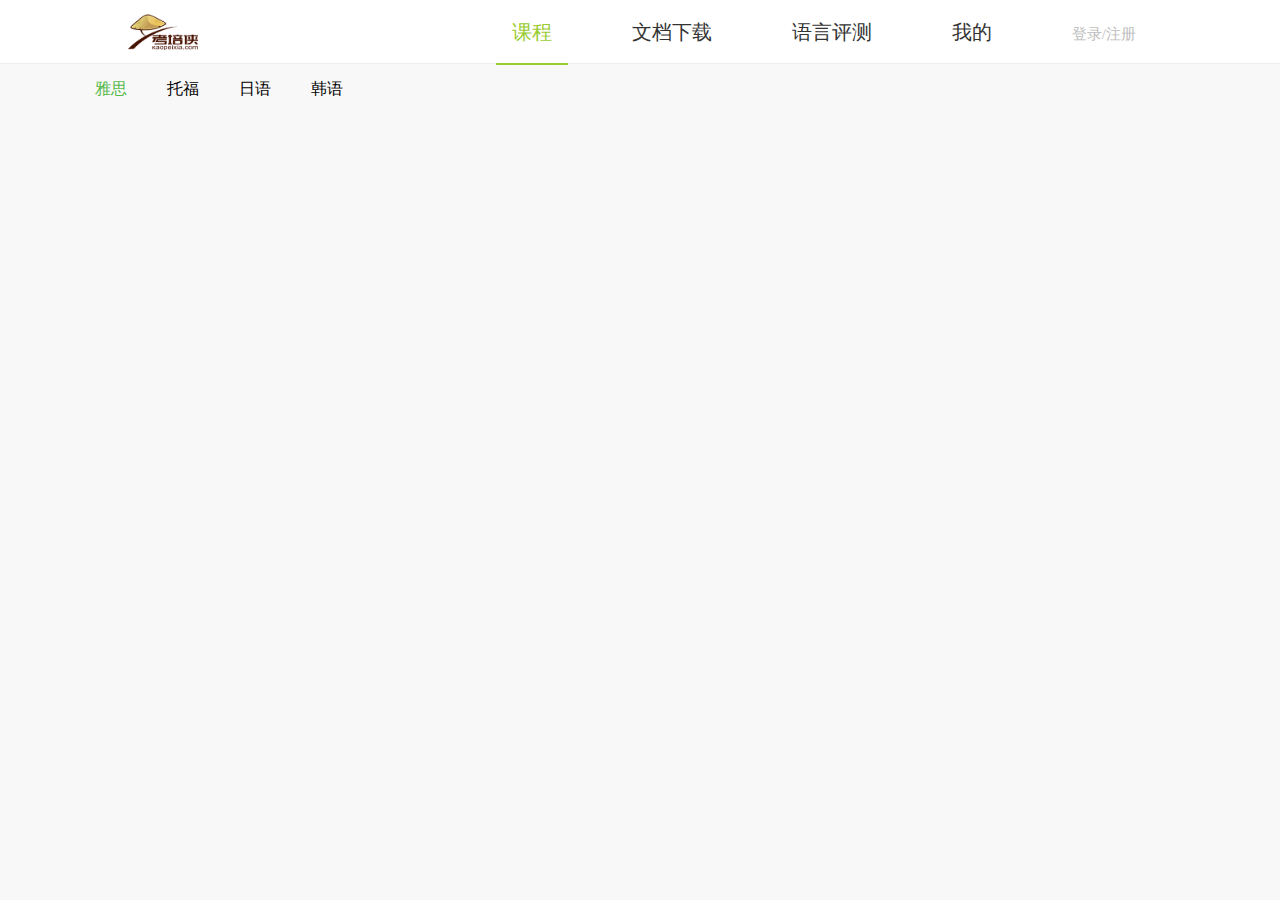
<file: index.html>
<!DOCTYPE html>
<!--[if lt IE 7]>      <html class="no-js lt-ie9 lt-ie8 lt-ie7"> <![endif]-->
<!--[if IE 7]>         <html class="no-js lt-ie9 lt-ie8"> <![endif]-->
<!--[if IE 8]>         <html class="no-js lt-ie9"> <![endif]-->
<!--[if gt IE 8]><!-->
<html class="no-js">
<!--<![endif]-->

<head>
    <meta charset="utf-8">
    <meta http-equiv="X-UA-Compatible" content="IE=edge">
    <title>考培侠</title>
    <meta name="description" content="">
    <meta name="viewport" content="width=device-width, initial-scale=1">
    <link rel="stylesheet" href="./css/reset.css">
    <link rel="stylesheet" href="./css/navbar.css">
    <link rel="stylesheet" href="./css/index.css">

</head>

<body>
    <div class="videodetail-container">
        <div class="nav-bar-wrap">
            <div class="nav-bar">
                <img src="./img/logo.png" style="height: 36px;margin-top:14px;display: inline-block;" alt="">
                <div class="nav-list">
                    <ul>
                        <li class="active">
                            <a href="./index.html">
                                <span>课程</span>
                            </a>
                        </li>
                        <li>
                            <a href="./documentdownload.html">
                                <span>文档下载</span>
                            </a>
                        </li>
                        <li>
                            <a href="./languagetest.html">
                                <span>语言评测</span>
                            </a>
                        </li>
                        <li>
                            <a href="./myInfo.html">
                                <span>我的</span>
                            </a>
                        </li>
                    <a  class="sign-in-wrap" href="./login.html">
                        <span class="sign-in">登录/注册</span>
                    </a>
                    <div class="user-wrap">
                        <img class="user-avatar" src="./img/登录注册.png" alt="">
                        <span class="user-nickname" style="color:#bdbdbd"></span>
                        <span class="sign-up">注销</span>
                    </div>
                    </ul>
                </div>
            </div>
        </div>
        <div class="index-part wrap-content">
            <ul class="language-list clearfix">
                <li data-index='1' class="active">
                    <span>雅思</span>
                </li>
                <li data-index='2'>
                    <span>托福</span>
                </li>
                <li data-index='3'>
                    <span>日语</span>
                </li>
                <li data-index='4'>
                    <span>韩语</span>
                </li>
            </ul>
            <div class="ielts-test-poster test-poster">

            </div>
            <div class="toefl-test-poster test-poster">

            </div>
            <div class="japan-test-poster test-poster">

            </div>
            <div class="korea-test-poster test-poster">

            </div>

        </div>


    </div>
    <!--[if lt IE 7]>
            <p class="browsehappy">You are using an <strong>outdated</strong> browser. Please <a href="#">upgrade your browser</a> to improve your experience.</p>
        <![endif]-->

    <script src="./js/jquery-3.3.1.min.js"></script>
    <script src="./js/ajax.js"></script>
    <script src="./js/util.js"></script>
    <script src="./js/index.js"></script>

</body>

</html>
</file>
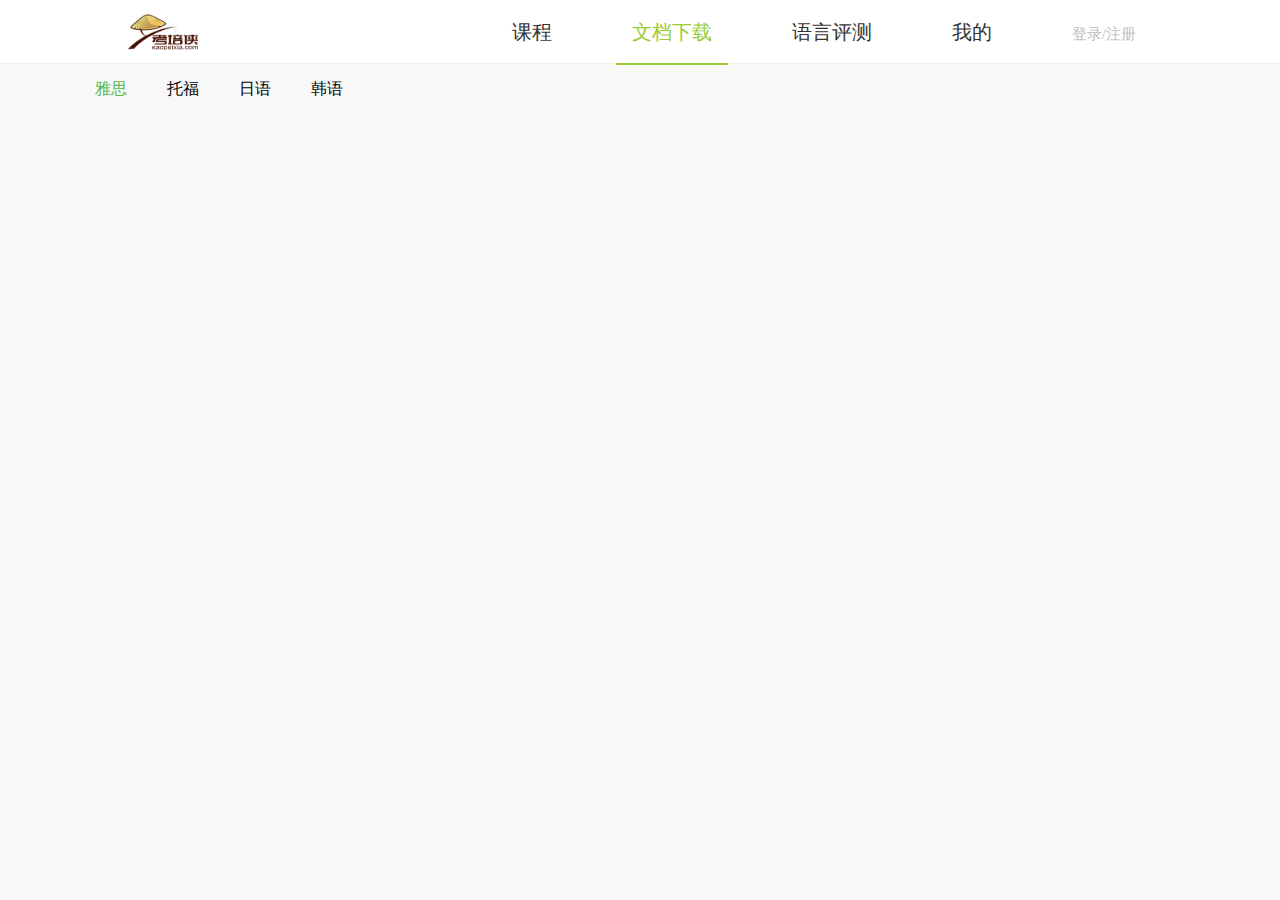
<file: documentdownload.html>
<!DOCTYPE html>
<!--[if lt IE 7]>      <html class="no-js lt-ie9 lt-ie8 lt-ie7"> <![endif]-->
<!--[if IE 7]>         <html class="no-js lt-ie9 lt-ie8"> <![endif]-->
<!--[if IE 8]>         <html class="no-js lt-ie9"> <![endif]-->
<!--[if gt IE 8]><!-->
<html class="no-js">
<!--<![endif]-->

<head>
    <meta charset="utf-8">
    <meta http-equiv="X-UA-Compatible" content="IE=edge">
    <title></title>
    <meta name="description" content="">
    <meta name="viewport" content="width=device-width, initial-scale=1">
    <link rel="stylesheet" href="./css/reset.css">
    <link rel="stylesheet" href="./css/navbar.css">
    <link rel="stylesheet" href="./css/languagetest.css">
    <style>
        .test-card-left p {
            box-sizing: border-box;
            height: 40px;
            overflow: auto;
            font-size: 14px;
            margin: 10px 0 10px 20px;
            color: #c5c5c5;
        }

    </style>
</head>

<body>
    <!--[if lt IE 7]>
            <p class="browsehappy">You are using an <strong>outdated</strong> browser. Please <a href="#">upgrade your browser</a> to improve your experience.</p>
        <![endif]-->
    <div class="nav-bar-wrap">
        <div class="nav-bar">
            <img src="./img/logo.png" style="height: 36px;margin-top:14px;display: inline-block;" alt="">
            <div class="nav-list">
                <ul>
                    <li>
                        <a href="./index.html">
                            <span>课程</span>
                        </a>
                    </li>
                    <li class="active">
                        <a href="./documentdownload.html">
                            <span>文档下载</span>
                        </a>
                    </li>
                    <li>
                        <a href="./languagetest.html">
                            <span>语言评测</span>
                        </a>
                    </li>
                    <li>
                        <a href="./myInfo.html">
                            <span>我的</span>
                        </a>
                    </li>
                    <a class="sign-in-wrap" href="./login.html">
                        <span class="sign-in">登录/注册</span>
                    </a>
                    <div class="user-wrap">
                        <img class="user-avatar" src="./img/登录注册.png" alt="">
                        <span class="user-nickname" style="color:#bdbdbd"></span>
                        <span class="sign-up">注销</span>
                    </div>

                </ul>
            </div>
        </div>
    </div>
    <div class="language-test-part wrap-content">
        <ul class="language-list clearfix">
            <li data-index='1' class="active">
                <span>雅思</span>
            </li>
            <li data-index='2'>
                <span>托福</span>
            </li>
            <li data-index='3'>
                <span>日语</span>
            </li>
            <li data-index='4'>
                <span>韩语</span>
            </li>
        </ul>
        <div class="ielts-test-poster test-poster">
        </div>
        <div class="toefl-test-poster test-poster">

        </div>
        <div class="japan-test-poster test-poster"></div>
        <div class="korea-test-poster test-poster"></div>

    </div>

    <script src="./js/jquery-3.3.1.min.js"></script>
    <script src="./js/ajax.js"></script>
    <script src="./js/util.js"></script>
    <script src="./js/documentdownload.js"></script>

</body>

</html>
</file>
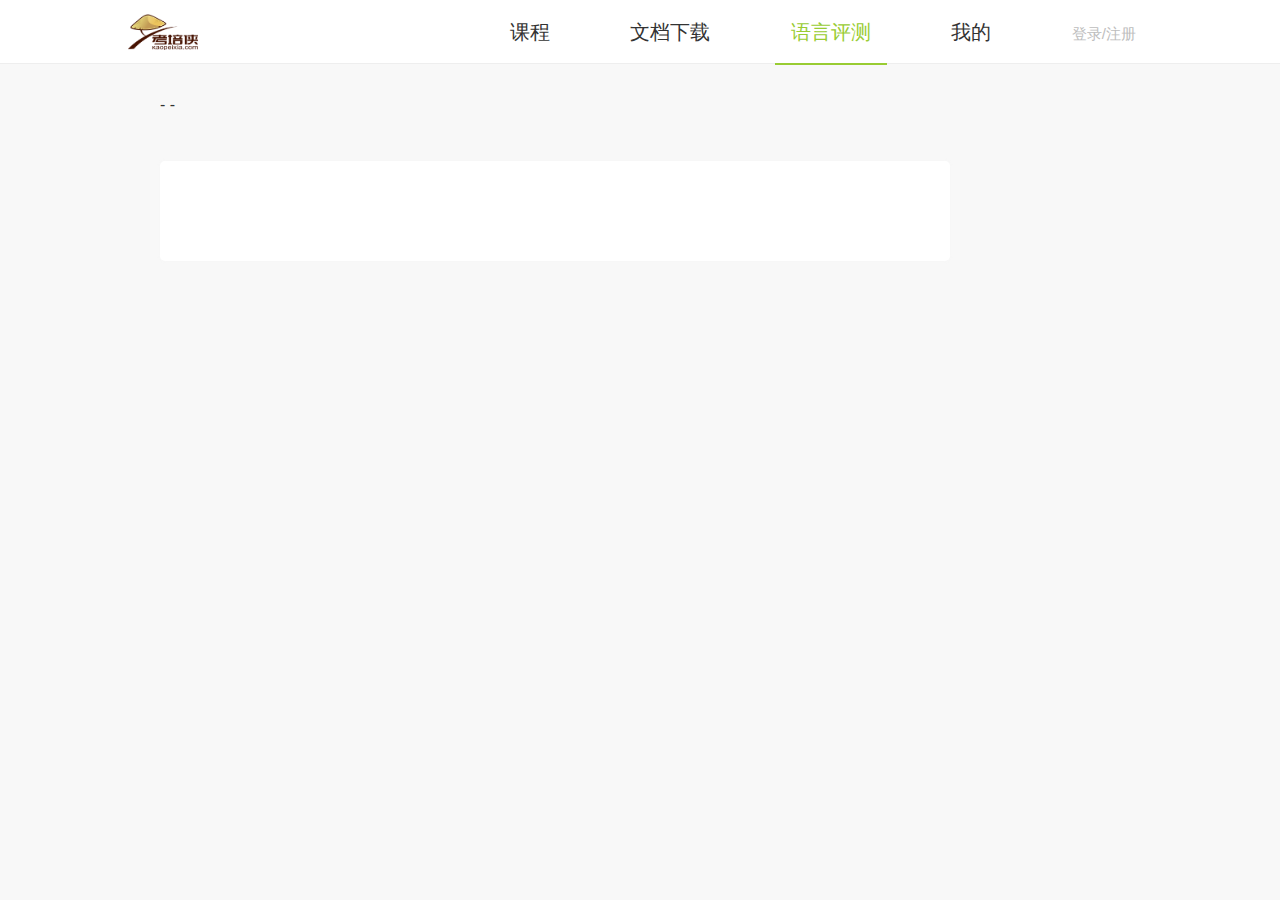
<file: errortest.html>
<!DOCTYPE html>
<!--[if lt IE 7]>      <html class="no-js lt-ie9 lt-ie8 lt-ie7"> <![endif]-->
<!--[if IE 7]>         <html class="no-js lt-ie9 lt-ie8"> <![endif]-->
<!--[if IE 8]>         <html class="no-js lt-ie9"> <![endif]-->
<!--[if gt IE 8]><!-->
<html class="no-js">
<!--<![endif]-->

<head>
    <meta charset="utf-8">
    <meta http-equiv="X-UA-Compatible" content="IE=edge">
    <title></title>
    <meta name="description" content="">
    <meta name="viewport" content="width=device-width, initial-scale=1">
    <link rel="stylesheet" href="./css/bootstrap.min.css">
    <link rel="stylesheet" href="./css/reset.css">
    <link rel="stylesheet" href="./css/navbar.css">
    <link rel="stylesheet" href="./css/testing.css">
    
    <style>
        .modal-body {
            text-align: center;
            font-size: 17px;
        }
    </style>
</head>

<body>
    <!--[if lt IE 7]>
            <p class="browsehappy">You are using an <strong>outdated</strong> browser. Please <a href="#">upgrade your browser</a> to improve your experience.</p>
        <![endif]-->
    <div class="nav-bar-wrap">
        <div class="nav-bar">
            <img src="./img/logo.png" style="height: 36px;margin-top:14px;display: inline-block;" alt="">
            <div class="nav-list">
                <ul>
                    <li>
                        <a href="./index.html">
                                <span>课程</span>
                            </a>
                    </li>
                    <li>
                        <a href="./documentdownload.html">
                                <span>文档下载</span>
                            </a>
                    </li>
                    <li class="active">
                        <a href="./languagetest.html">
                                <span>语言评测</span>
                            </a>
                    </li>
                    <li>
                        <a href="./myInfo.html">
                                <span>我的</span>
                            </a>
                    </li>
                    <a  class="sign-in-wrap" href="./login.html">
                        <span class="sign-in">登录/注册</span>
                    </a>
                    <div class="user-wrap">
                        <img class="user-avatar" src="./img/登录注册.png" alt="">
                        <span class="user-nickname" style="color:#bdbdbd"></span>
                        <span class="sign-up">注销</span>
                    </div>
                </ul>
            </div>
        </div>
    </div>
    <div class="test-part">
        <div class="lamp"><a href="./languagetest.html" class="language-from"></a> - <a class="language-type-page"></a> - <a class="language-test-page active"></a></div>
        <div class="testComponent video-card">
            <p></p>
            <div class="test-con">


            </div>

        </div>

    </div>

    <script src="./js/jquery-3.3.1.min.js"></script>
    <script src="./js/ajax.js"></script>
    <script src="./js/util.js"></script>
    <script src="./js/errortest.js"></script>
    <script src="./js/bootstrap.min.js"></script>
</body>

</html>
</file>
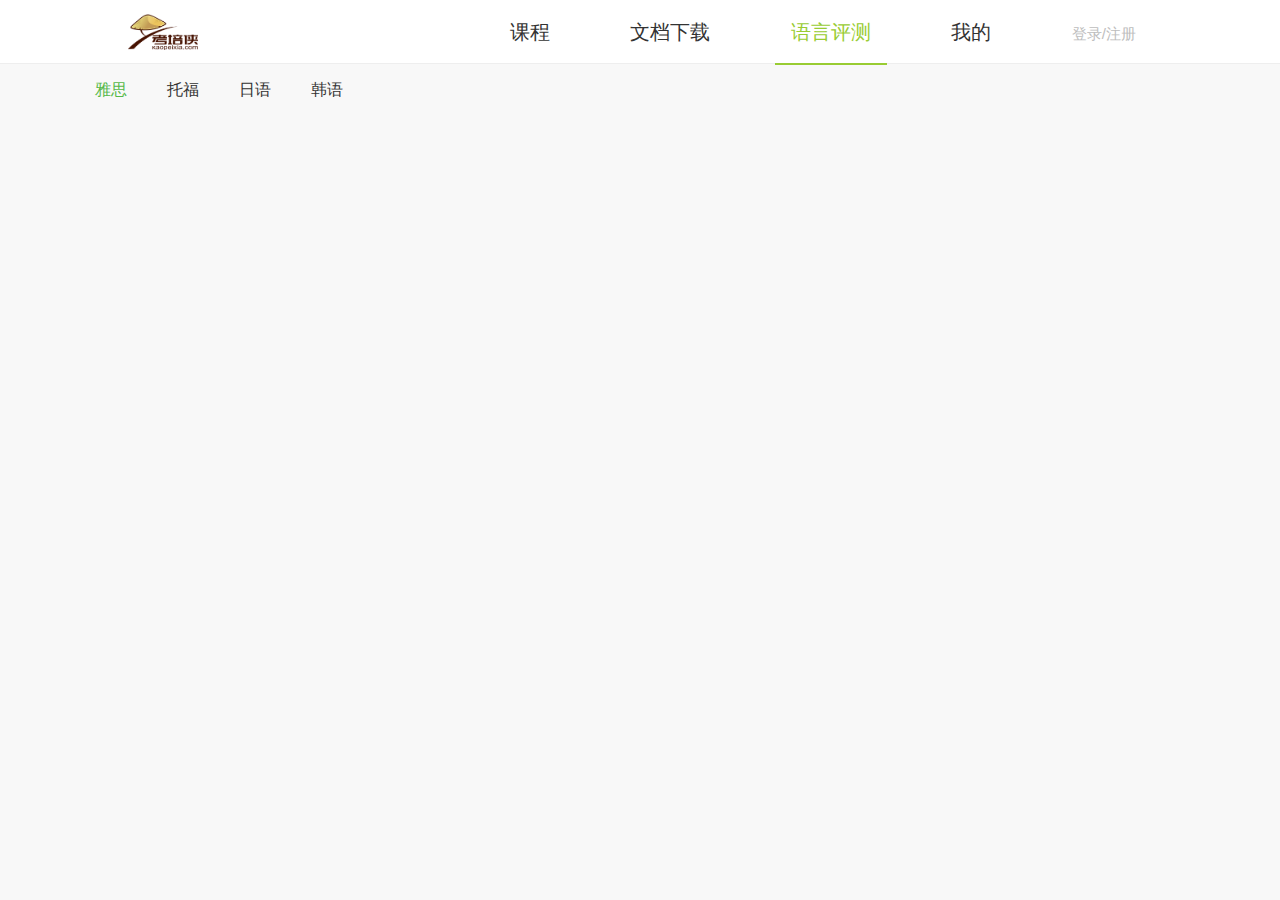
<file: languagetest.html>
<!DOCTYPE html>
<!--[if lt IE 7]>      <html class="no-js lt-ie9 lt-ie8 lt-ie7"> <![endif]-->
<!--[if IE 7]>         <html class="no-js lt-ie9 lt-ie8"> <![endif]-->
<!--[if IE 8]>         <html class="no-js lt-ie9"> <![endif]-->
<!--[if gt IE 8]><!-->
<html class="no-js">
<!--<![endif]-->

<head>
    <meta charset="utf-8">
    <meta http-equiv="X-UA-Compatible" content="IE=edge">
    <title></title>
    <meta name="description" content="">
    <meta name="viewport" content="width=device-width, initial-scale=1">
    <link rel="stylesheet" href="./css/bootstrap.min.css">
    <link rel="stylesheet" href="./css/reset.css">
    <link rel="stylesheet" href="./css/navbar.css">
    <link rel="stylesheet" href="./css/languagetest.css">
</head>

<body>
    <!--[if lt IE 7]>
            <p class="browsehappy">You are using an <strong>outdated</strong> browser. Please <a href="#">upgrade your browser</a> to improve your experience.</p>
        <![endif]-->
    <div class="nav-bar-wrap">
        <div class="nav-bar">
            <img src="./img/logo.png" style="height: 36px;margin-top:14px;display: inline-block;" alt="">
            <div class="nav-list">
                <ul>
                    <li>
                        <a href="./index.html">
                                <span>课程</span>
                            </a>
                    </li>
                    <li>
                        <a href="./documentdownload.html">
                                <span>文档下载</span>
                            </a>
                    </li>
                    <li class="active">
                        <a href="./languagetest.html">
                                <span>语言评测</span>
                            </a>
                    </li>
                    <li>
                        <a href="./myInfo.html">
                                <span>我的</span>
                            </a>
                    </li>
                    <a  class="sign-in-wrap" href="./login.html">
                        <span class="sign-in">登录/注册</span>
                    </a>
                    <div class="user-wrap">
                        <img class="user-avatar" src="./img/登录注册.png" alt="">
                        <span class="user-nickname" style="color:#bdbdbd"></span>
                        <span class="sign-up">注销</span>
                    </div>
                </ul>
            </div>
        </div>
    </div>
    <div class="language-test-part wrap-content">
        <ul class="language-list clearfix">
            <li data-index='1' class="active">
                <span>雅思</span>
            </li>
            <li data-index='2'>
                <span>托福</span>
            </li>
            <li data-index='3'>
                <span>日语</span>
            </li>
            <li data-index='4'>
                <span>韩语</span>
            </li>
        </ul>
        <div class="ielts-test-poster test-poster">

        </div>
        <div class="toefl-test-poster test-poster">

        </div>
        <div class="japan-test-poster test-poster">

        </div>
        <div class="korea-test-poster test-poster">

        </div>
    </div>

    <script src="./js/jquery-3.3.1.min.js"></script>
    <script src="./js/bootstrap.min.js"></script>
    <script src="./js/ajax.js"></script>
    <script src="./js/util.js"></script>
    <script src="./js/languagetest.js"></script>
</body>

</html>
</file>
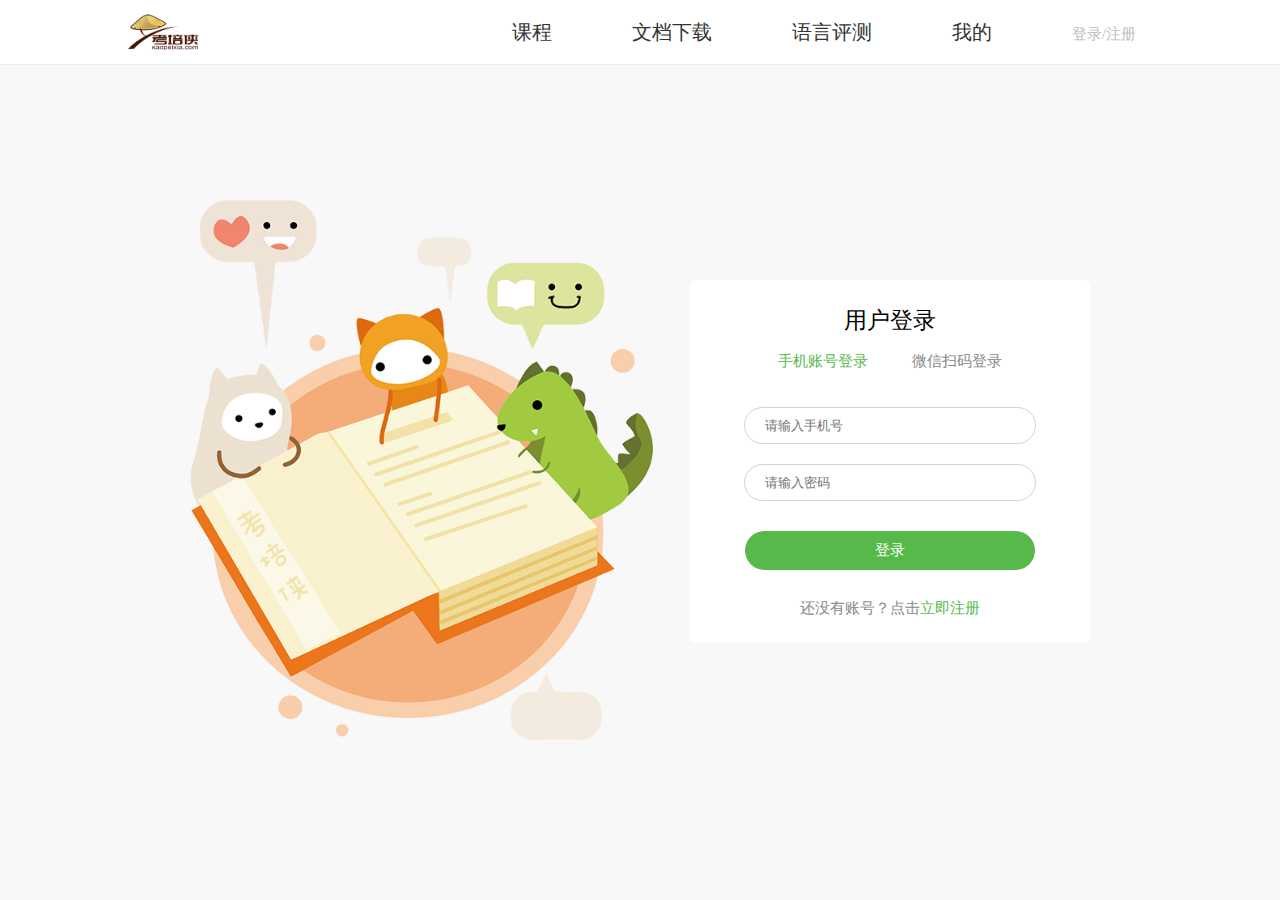
<file: login.html>
<!DOCTYPE html>
<!--[if lt IE 7]>      <html class="no-js lt-ie9 lt-ie8 lt-ie7"> <![endif]-->
<!--[if IE 7]>         <html class="no-js lt-ie9 lt-ie8"> <![endif]-->
<!--[if IE 8]>         <html class="no-js lt-ie9"> <![endif]-->
<!--[if gt IE 8]><!-->
<html class="no-js">
<!--<![endif]-->

<head>
    <meta charset="utf-8">
    <meta http-equiv="X-UA-Compatible" content="IE=edge">
    <title></title>
    <meta name="description" content="">
    <meta name="viewport" content="width=device-width, initial-scale=1">
    <!-- <link rel="stylesheet" href="./css/bootstrap.min.css"> -->
    <link rel="stylesheet" href="./css/reset.css">
    <link rel="stylesheet" href="./css/navbar.css">
    <link rel="stylesheet" href="./css/login.css">
</head>

<body>
    <div class="videodetail-container login-container">
        <div class="nav-bar-wrap">
            <div class="nav-bar">
                <img src="./img/logo.png" style="height: 36px;margin-top:14px;display: inline-block;" alt="">
                <div class="nav-list">
                    <ul>
                        <li>
                            <a href="./index.html">
                                <span>课程</span>
                            </a>
                        </li>
                        <li>
                            <a href="./documentdownload.html">
                                <span>文档下载</span>
                            </a>
                        </li>
                        <li>
                            <a href="./languagetest.html">
                                <span>语言评测</span>
                            </a>
                        </li>
                        <li>
                            <a href="./myInfo.html">
                                <span>我的</span>
                            </a>
                        </li>
                    <a  class="sign-in-wrap" href="./login.html">
                        <span class="sign-in">登录/注册</span>
                    </a>
                    <div class="user-wrap">
                        <img class="user-avatar" src="./img/登录注册.png" alt="">
                        <span class="user-nickname" style="color:#bdbdbd"></span>
                        <span class="sign-up">注销</span>
                    </div>
                    </ul>
                </div>
            </div>
        </div>
        <div class="login-part">
            <img src="./img/登录注册.png" class="login-logo" alt="">
            <div class="login-right video-card user-phone-login">
                <h2>用户登录</h2>
                <div class="choose-login">
                    <span class="phone-btn active">手机账号登录</span>
                    <span class="wechat-btn">微信扫码登录</span>
                </div>
                <div class="phone-part">
                    <div class="phone-box">
                        <input name="phone" placeholder="请输入手机号" type="text">
                        <span class="error-tip err_phone">请输入正确手机号码</span>
                    </div>
                    <div class="phone-box">
                        <input name="pwd" class="pwd" placeholder="请输入密码" type="password">
                        <span class="error-tip err_pwd">密码错误</span>
                    </div>
                    <div class="login-btn">登录</div>
                </div>
                <p class="to-register">还没有账号？点击<span class="register-link">立即注册</span></p>
            </div>

            <div class="login-right video-card user-wechat-login">
                <h2>用户登录</h2>
                <div class="choose-login">
                    <span class="phone-btn">手机账号登录</span>
                    <span class="wechat-btn active">微信扫码登录</span>
                </div>
                <div class="wechat-part" id="login_container">

                </div>
                <p class="to-register">还没有账号？点击<span class="register-link">立即注册</span></p>
            </div>
        </div>
    </div>
    <!--[if lt IE 7]>
            <p class="browsehappy">You are using an <strong>outdated</strong> browser. Please <a href="#">upgrade your browser</a> to improve your experience.</p>
        <![endif]-->
    <script src="http://res.wx.qq.com/connect/zh_CN/htmledition/js/wxLogin.js"></script>
    <script src="./js/jquery-3.3.1.min.js"></script>
    <script src="./js/ajax.js"></script>
    <script src="./js/util.js"></script>
    <script src="./js/login.js"></script>

</body>

</html>
</file>
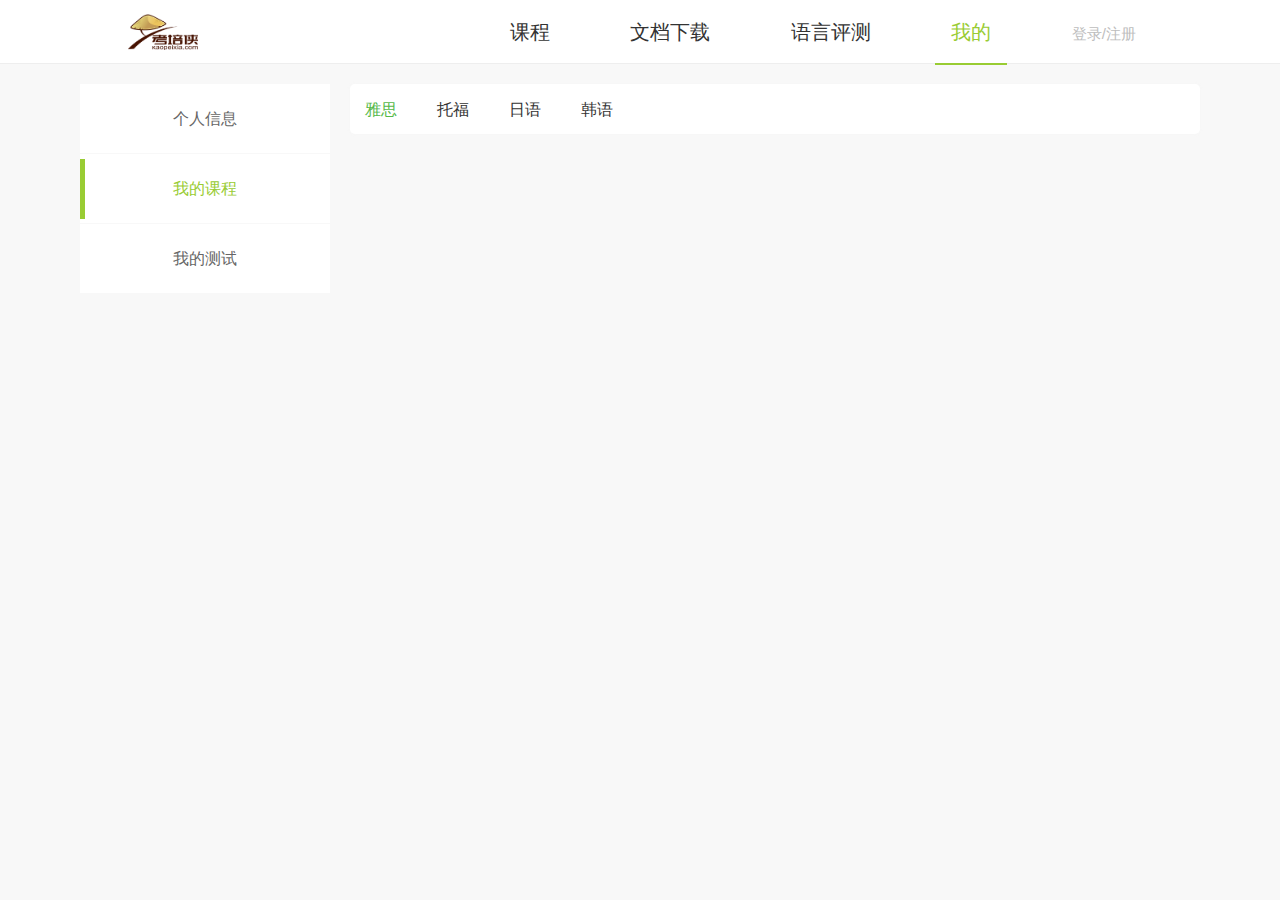
<file: myclasses.html>
<!DOCTYPE html>
<!--[if lt IE 7]>      <html class="no-js lt-ie9 lt-ie8 lt-ie7"> <![endif]-->
<!--[if IE 7]>         <html class="no-js lt-ie9 lt-ie8"> <![endif]-->
<!--[if IE 8]>         <html class="no-js lt-ie9"> <![endif]-->
<!--[if gt IE 8]><!-->
<html class="no-js">
<!--<![endif]-->

<head>
    <meta charset="utf-8">
    <meta http-equiv="X-UA-Compatible" content="IE=edge">
    <title>考培侠</title>
    <meta name="description" content="">
    <meta name="viewport" content="width=device-width, initial-scale=1">
    <link rel="stylesheet" href="./css/bootstrap.min.css">
    <link rel="stylesheet" href="./css/reset.css">
    <link rel="stylesheet" href="./css/navbar.css">
    <link rel="stylesheet" href="./css/index.css">
    <link rel="stylesheet" href="./css/my.css">
</head>

<body>
    <div class="videodetail-container">
        <div class="nav-bar-wrap">
            <div class="nav-bar">
                <img src="./img/logo.png" style="height: 36px;margin-top:14px;display: inline-block;" alt="">
                <div class="nav-list">
                    <ul>
                        <li>
                            <a href="./index.html">
                                <span>课程</span>
                            </a>
                        </li>
                        <li>
                            <a href="./documentdownload.html">
                                <span>文档下载</span>
                            </a>
                        </li>
                        <li>
                            <a href="./languagetest.html">
                                <span>语言评测</span>
                            </a>
                        </li>
                        <li class="active">
                            <a href="./myInfo.html">
                                <span>我的</span>
                            </a>
                        </li>
                    <a  class="sign-in-wrap" href="./login.html">
                        <span class="sign-in">登录/注册</span>
                    </a>
                    <div class="user-wrap">
                        <img class="user-avatar" src="./img/登录注册.png" alt="">
                        <span class="user-nickname" style="color:#bdbdbd"></span>
                        <span class="sign-up">注销</span>
                    </div>
                    </ul>
                </div>

            </div>
        </div>
        <div class="my-tests wrap-content">
            <div class="left-nav">
                <ul>
                    <li>
                        <a href="./myInfo.html">个人信息</a>
                    </li>
                    <li>
                        <a class="hover" href="./myclasses.html">我的课程</a>
                    </li>
                    <li>
                        <a href="./mytests.html">我的测试</a>
                    </li>
                    <div id="lanPos"></div>
                </ul>
            </div>
            <div class="my-tests-right">
                <ul class="language-list clearfix video-card">
                    <li data-index='1' class="active">
                        <span>雅思</span>
                    </li>
                    <li data-index='2'>
                        <span>托福</span>
                    </li>
                    <li data-index='3'>
                        <span>日语</span>
                    </li>
                    <li data-index='4'>
                        <span>韩语</span>
                    </li>
                </ul>
                <div class="ielts-test-poster test-poster">

                </div>
                <div class="toefl-test-poster test-poster">
                </div>
                <div class="japan-test-poster test-poster">
                </div>
                <div class="korea-test-poster test-poster">
                </div>

            </div>
        </div>
    </div>
    <!--[if lt IE 7]>
            <p class="browsehappy">You are using an <strong>outdated</strong> browser. Please <a href="#">upgrade your browser</a> to improve your experience.</p>
        <![endif]-->

    <script src="./js/jquery-3.3.1.min.js"></script>
    <script src="./js/left-nav.js"></script>
    <script src="./js/ajax.js"></script>
    <script src="./js/util.js"></script>
    <script src="./js/myclasses.js"></script>
    <script src="./js/bootstrap.min.js"></script>
</body>

</html>
</file>
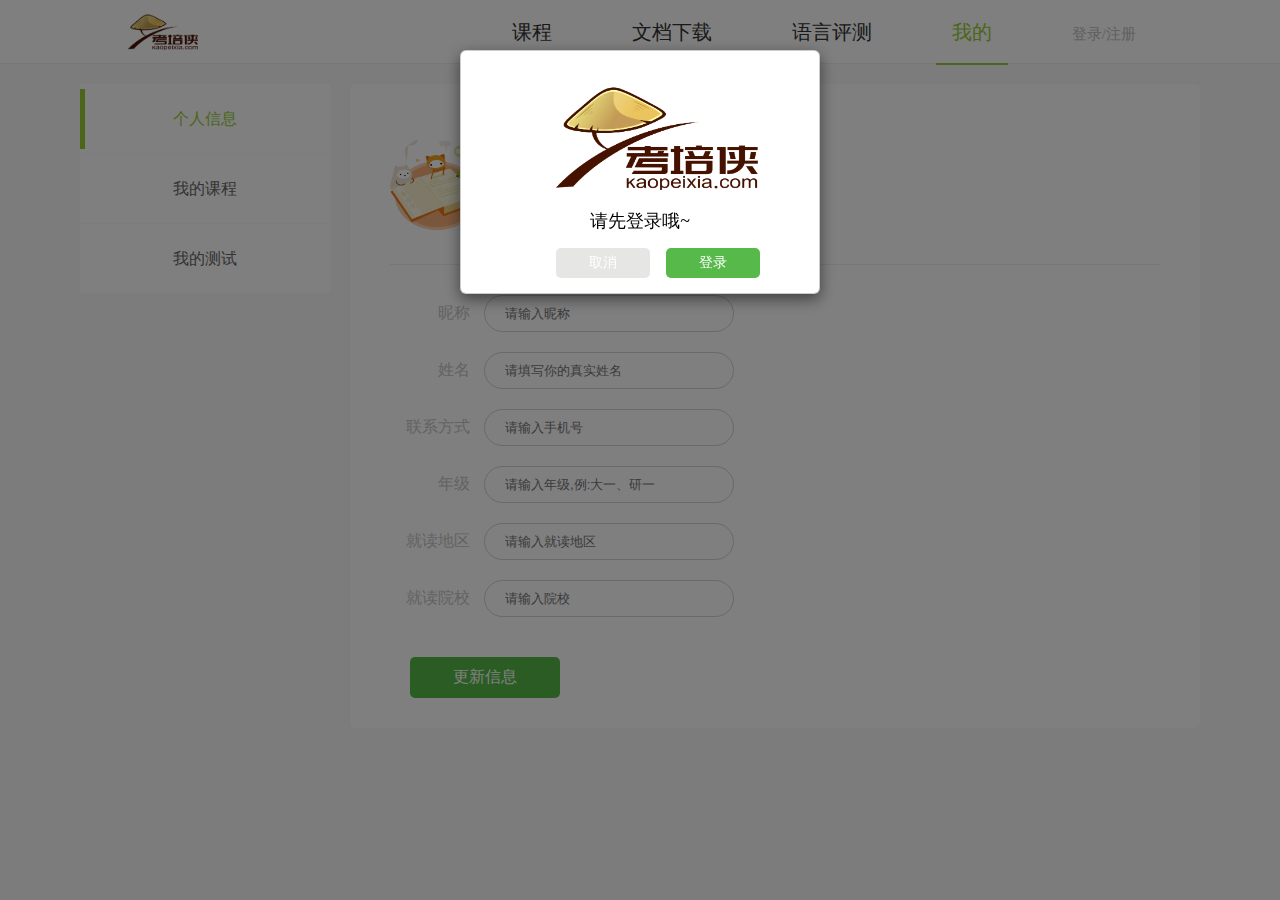
<file: myInfo.html>
<!DOCTYPE html>
<!--[if lt IE 7]>      <html class="no-js lt-ie9 lt-ie8 lt-ie7"> <![endif]-->
<!--[if IE 7]>         <html class="no-js lt-ie9 lt-ie8"> <![endif]-->
<!--[if IE 8]>         <html class="no-js lt-ie9"> <![endif]-->
<!--[if gt IE 8]><!-->
<html class="no-js">
<!--<![endif]-->

<head>
    <meta charset="utf-8">
    <meta http-equiv="X-UA-Compatible" content="IE=edge">
    <title>考培侠</title>
    <meta name="description" content="">
    <meta name="viewport" content="width=device-width, initial-scale=1">
    <link rel="stylesheet" href="./css/reset.css">
    <link rel="stylesheet" href="./css/navbar.css">
    <link rel="stylesheet" href="./css/my.css">
</head>

<body>
    <div class="videodetail-container">
        <div class="nav-bar-wrap">
            <div class="nav-bar">
                <img src="./img/logo.png" style="height: 36px;margin-top:14px;display: inline-block;" alt="">
                <div class="nav-list">
                    <ul>
                        <li>
                            <a href="./index.html">
                                <span>课程</span>
                            </a>
                        </li>
                        <li>
                            <a href="./documentdownload.html">
                                <span>文档下载</span>
                            </a>
                        </li>
                        <li>
                            <a href="./languagetest.html">
                                <span>语言评测</span>
                            </a>
                        </li>
                        <li class="active">
                            <a href="./myInfo.html">
                                <span>我的</span>
                            </a>
                        </li>
                    <a  class="sign-in-wrap" href="./login.html">
                        <span class="sign-in">登录/注册</span>
                    </a>
                    <div class="user-wrap">
                        <img class="user-avatar" src="./img/登录注册.png" alt="">
                        <span class="user-nickname" style="color:#bdbdbd"></span>
                        <span class="sign-up">注销</span>
                    </div>
                    </ul>
                </div>

            </div>
        </div>
        <div class="my-tests wrap-content">
            <div class="left-nav">
                <ul>
                    <li>
                        <a class="hover" href="./myInfo.html">个人信息</a>
                    </li>
                    <li>
                        <a href="./myclasses.html">我的课程</a>
                    </li>
                    <li>
                        <a href="./mytests.html">我的测试</a>
                    </li>
                    <div id="lanPos"></div>
                </ul>
            </div>
            <div class="my-tests-right update-info video-card">
                            <!-- 模态框（Modal） -->
            <div class="mymodal-part">
                <div class="mymodal-wrap"></div>
                <div class="mymodal-cont">
                    <img src="./img/logo.png" alt="">
                    <div class="mymodal-word" >请先登录哦~</div>
                    <div>
                        <div class="mymodal-btn mymodal-cancel">取消</div>
                        <div class="mymodal-btn mymodal-login">登录</div>
                    </div>
                    
                </div>
            </div>
            <form id="submit_form"> 
                <div class="update-avatar">
                    <img class="avatar" src="./img/登录注册.png" alt="">
                    <div class="avatar-btn">
                        <span id="pic">修改头像</span>
                        <input id="upload" name="file" accept="image/*" type="file">
                    </div>
                </div>
                <div style="border-bottom: 1px solid #eee;margin-bottom: 30px"></div>
                <div class="input-row">
                    <label for="nickname">昵称</label>
                    <!--readonly="readonly"-->
                    <input class="info-line" type="text" name="nickname" placeholder="请输入昵称">
                </div>
                <div class="input-row">
                    <label for="username">姓名</label>
                    <input class="info-line" type="text" name="username" placeholder="请填写你的真实姓名">
                </div>
                <div class="input-row">
                    <label for="phone">联系方式</label>
                    <input class="info-line" type="text" name="phone" placeholder="请输入手机号"><span class="error-tip">请输入正确手机号码</span>
                </div>
                <div class="input-row">
                    <label for="grade">年级</label>
                    <input class="info-line" type="text" name="grade" placeholder="请输入年级,例:大一、研一">
                </div>
                <div class="input-row">
                    <label for="address">就读地区</label>
                    <input class="info-line" type="text" name="address" placeholder="请输入就读地区">
                </div>
                <div class="input-row">
                    <label for="school">就读院校</label>
                    <input class="info-line" type="text" name="school" placeholder="请输入院校">
                </div>
                <div class="update-btn">更新信息</div>
                </form>
            </div>
        </div>
    </div>
    <!--[if lt IE 7]>
            <p class="browsehappy">You are using an <strong>outdated</strong> browser. Please <a href="#">upgrade your browser</a> to improve your experience.</p>
        <![endif]-->

    <script src="./js/jquery-3.3.1.min.js"></script>
    <script src="./js/left-nav.js"></script>
    <script src="./js/ajax.js"></script>
    <script src="./js/util.js"></script>
    <script src="./js/myinfo.js"></script>
</body>

</html>
</file>
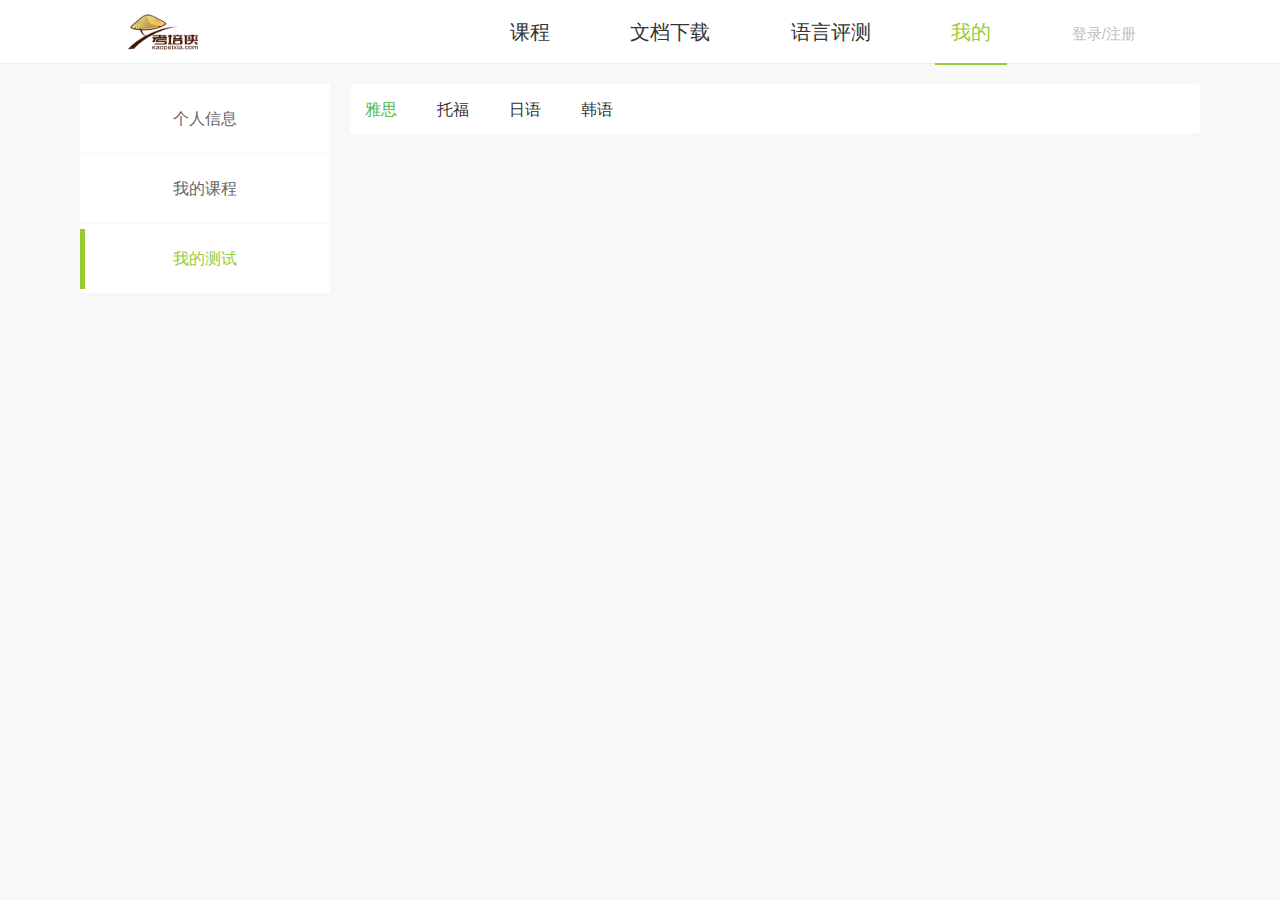
<file: mytests.html>
<!DOCTYPE html>
<!--[if lt IE 7]>      <html class="no-js lt-ie9 lt-ie8 lt-ie7"> <![endif]-->
<!--[if IE 7]>         <html class="no-js lt-ie9 lt-ie8"> <![endif]-->
<!--[if IE 8]>         <html class="no-js lt-ie9"> <![endif]-->
<!--[if gt IE 8]><!-->
<html class="no-js">
<!--<![endif]-->

<head>
    <meta charset="utf-8">
    <meta http-equiv="X-UA-Compatible" content="IE=edge">
    <title>考培侠</title>
    <meta name="description" content="">
    <meta name="viewport" content="width=device-width, initial-scale=1">
    <link rel="stylesheet" href="./css/bootstrap.min.css">
    <link rel="stylesheet" href="./css/reset.css">
    <link rel="stylesheet" href="./css/navbar.css">
    <link rel="stylesheet" href="./css/languagetest.css">
    <link rel="stylesheet" href="./css/my.css">
    
</head>

<body>
    <div class="videodetail-container">
        <div class="nav-bar-wrap">
            <div class="nav-bar">
                <img src="./img/logo.png" style="height: 36px;margin-top:14px;display: inline-block;" alt="">
                <div class="nav-list">
                    <ul>
                        <li>
                            <a href="./index.html">
                                <span>课程</span>
                            </a>
                        </li>
                        <li>
                            <a href="./documentdownload.html">
                                <span>文档下载</span>
                            </a>
                        </li>
                        <li>
                            <a href="./languagetest.html">
                                <span>语言评测</span>
                            </a>
                        </li>
                        <li class="active">
                            <a href="./myInfo.html">
                                <span>我的</span>
                            </a>
                        </li>
                    <a  class="sign-in-wrap" href="./login.html">
                        <span class="sign-in">登录/注册</span>
                    </a>
                    <div class="user-wrap">
                        <img class="user-avatar" src="./img/登录注册.png" alt="">
                        <span class="user-nickname" style="color:#bdbdbd"></span>
                        <span class="sign-up">注销</span>
                    </div>
                    </ul>
                </div>

            </div>
        </div>
        <div class="my-tests wrap-content">
            <div class="left-nav">
                <ul>
                    <li>
                        <a href="./myInfo.html">个人信息</a>
                    </li>
                    <li>
                        <a href="./myclasses.html">我的课程</a>
                    </li>
                    <li>
                        <a class="hover" href="./mytests.html">我的测试</a>
                    </li>
                    <div id="lanPos"></div>
                </ul>
            </div>
            <div class="my-tests-right">
                <ul class="language-list clearfix video-card">
                    <li data-index='1' class="active">
                        <span>雅思</span>
                    </li>
                    <li data-index='2'>
                        <span>托福</span>
                    </li>
                    <li data-index='3'>
                        <span>日语</span>
                    </li>
                    <li data-index='4'>
                        <span>韩语</span>
                    </li>
                </ul>
                <div class="ielts-test-poster test-poster">

                </div>
                <div class="toefl-test-poster test-poster">

                </div>
                <div class="japan-test-poster test-poster">

                </div>
                <div class="korea-test-poster test-poster">

                </div>

            </div>
        </div>
    </div>
    <!--[if lt IE 7]>
            <p class="browsehappy">You are using an <strong>outdated</strong> browser. Please <a href="#">upgrade your browser</a> to improve your experience.</p>
        <![endif]-->

    <script src="./js/jquery-3.3.1.min.js"></script>
    <script src="./js/left-nav.js"></script>
    <script src="./js/ajax.js"></script>
    <script src="./js/util.js"></script>
    <script src="./js/mytests.js"></script>
    <script src="./js/bootstrap.min.js"></script>
</body>

</html>
</file>
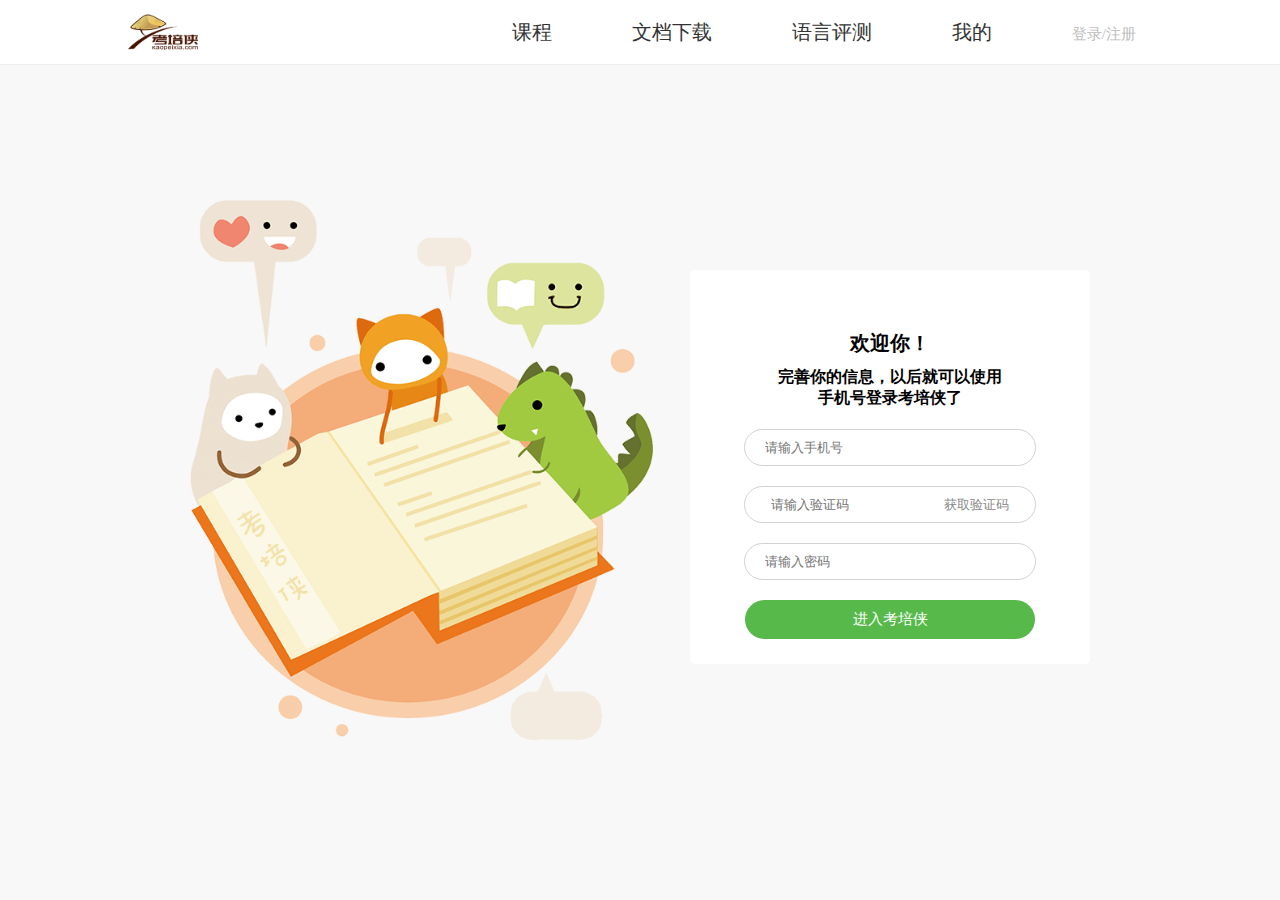
<file: register.html>
<!DOCTYPE html>
<!--[if lt IE 7]>      <html class="no-js lt-ie9 lt-ie8 lt-ie7"> <![endif]-->
<!--[if IE 7]>         <html class="no-js lt-ie9 lt-ie8"> <![endif]-->
<!--[if IE 8]>         <html class="no-js lt-ie9"> <![endif]-->
<!--[if gt IE 8]><!-->
<html class="no-js">
<!--<![endif]-->

<head>
    <meta charset="utf-8">
    <meta http-equiv="X-UA-Compatible" content="IE=edge">
    <title></title>
    <meta name="description" content="">
    <meta name="viewport" content="width=device-width, initial-scale=1">
    <!-- <link rel="stylesheet" href="./css/bootstrap.min.css"> -->
    <link rel="stylesheet" href="./css/reset.css">
    <link rel="stylesheet" href="./css/navbar.css">
    <link rel="stylesheet" href="./css/login.css">
</head>

<body>
    <div class="login-container videodetail-container">
        <div class="nav-bar-wrap">
            <div class="nav-bar">
                <img src="./img/logo.png" style="height: 36px;margin-top:14px;display: inline-block;" alt="">
                <div class="nav-list">
                    <ul>
                        <li>
                            <a href="./index.html">
                                <span>课程</span>
                            </a>
                        </li>
                        <li>
                            <a href="./documentdownload.html">
                                <span>文档下载</span>
                            </a>
                        </li>
                        <li>
                            <a href="./languagetest.html">
                                <span>语言评测</span>
                            </a>
                        </li>
                        <li>
                            <a href="./myInfo.html">
                                <span>我的</span>
                            </a>
                        </li>
                    <a  class="sign-in-wrap" href="./login.html">
                        <span class="sign-in">登录/注册</span>
                    </a>
                    <div class="user-wrap">
                        <img class="user-avatar" src="./img/登录注册.png" alt="">
                        <span class="user-nickname" style="color:#bdbdbd"></span>
                        <span class="sign-up">注销</span>
                    </div>
                    </ul>
                </div>
            </div>
        </div>
        <div class="login-part">
            <img src="./img/登录注册.png" class="login-logo" alt="">
            <div class="login-right video-card user-info">
                <h3></h3>
                <div class="info">
                    <h4>完善你的信息，以后就可以使用</h4>
                    <h4>手机号登录考培侠了</h4>
                </div>

                <div class="phone-part">
                    <input name="phone" placeholder="请输入手机号" type="text">
                    <span class="error-tip err_phone">请输入正确手机号码</span>
                    <div class="code">
                        <input placeholder="请输入验证码" type="text">
                        <span>获取验证码</span>
                    </div>

                    <input class="pwd"  name="pwd" placeholder="请输入密码" type="password">
                    <div class="login-btn" style="margin:20px auto 0;">进入考培侠</div>
                </div>
            </div>
        </div>
    </div>
    <!--[if lt IE 7]>
            <p class="browsehappy">You are using an <strong>outdated</strong> browser. Please <a href="#">upgrade your browser</a> to improve your experience.</p>
        <![endif]-->
    <script src="./js/jquery-3.3.1.min.js"></script>
    <script src="./js/ajax.js"></script>
    <script src="./js/util.js"></script>
    <script src="./js/register.js"></script>

</body>

</html>
</file>
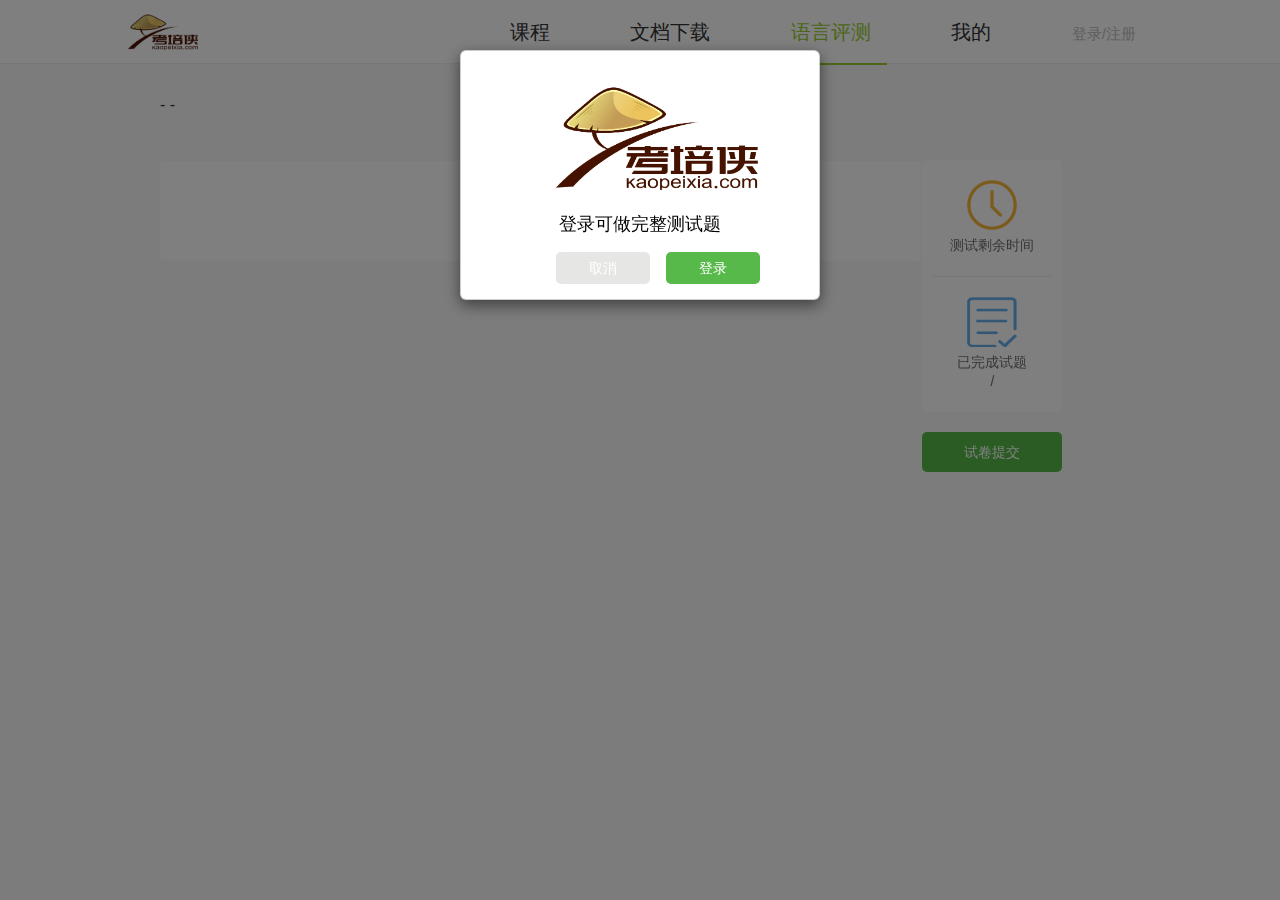
<file: testing.html>
<!DOCTYPE html>
<!--[if lt IE 7]>      <html class="no-js lt-ie9 lt-ie8 lt-ie7"> <![endif]-->
<!--[if IE 7]>         <html class="no-js lt-ie9 lt-ie8"> <![endif]-->
<!--[if IE 8]>         <html class="no-js lt-ie9"> <![endif]-->
<!--[if gt IE 8]><!-->
<html class="no-js">
<!--<![endif]-->

<head>
    <meta charset="utf-8">
    <meta http-equiv="X-UA-Compatible" content="IE=edge">
    <title></title>
    <meta name="description" content="">
    <meta name="viewport" content="width=device-width, initial-scale=1">
    <link rel="stylesheet" href="./css/bootstrap.min.css">
    <link rel="stylesheet" href="./css/reset.css">
    <link rel="stylesheet" href="./css/navbar.css">
    <link rel="stylesheet" href="./css/testing.css">

    <style>
        .modal-body {
            text-align: center;
            font-size: 17px;
        }
    </style>
</head>

<body>
    <!--[if lt IE 7]>
            <p class="browsehappy">You are using an <strong>outdated</strong> browser. Please <a href="#">upgrade your browser</a> to improve your experience.</p>
        <![endif]-->
    <div class="nav-bar-wrap">
        <div class="nav-bar">
            <img src="./img/logo.png" style="height: 36px;margin-top:14px;display: inline-block;" alt="">
            <div class="nav-list">
                <ul>
                    <li>
                        <a href="./index.html">
                                <span>课程</span>
                            </a>
                    </li>
                    <li>
                        <a href="./documentdownload.html">
                                <span>文档下载</span>
                            </a>
                    </li>
                    <li class="active">
                        <a href="./languagetest.html">
                                <span>语言评测</span>
                            </a>
                    </li>
                    <li>
                        <a href="./myInfo.html">
                                <span>我的</span>
                            </a>
                    </li>
                    <a  class="sign-in-wrap" href="./login.html">
                        <span class="sign-in">登录/注册</span>
                    </a>
                    <div class="user-wrap">
                        <img class="user-avatar" src="./img/登录注册.png" alt="">
                        <span class="user-nickname" style="color:#bdbdbd"></span>
                        <span class="sign-up">注销</span>
                    </div>
                </ul>
            </div>
        </div>
    </div>
    <div class="test-part">
        <div class="modal-part">
            <div class="modal-wrap"></div>
            <div class="modal-con">
                <div class="score">
                    <p>本次测试得分为</p>
                    <p class="score-num"></p>
                </div>
                <div class="btn-part">
                    <div class="click-btn study-btn">前往学习</div>
                    <div class="click-btn check-btn">查看错题</div>
                </div>

            </div>
        </div>
        <div class="mymodal-part">
            <div class="mymodal-wrap"></div>
            <div class="mymodal-cont">
                <img src="./img/logo.png" alt="">
                <div class="mymodal-word">登录可做完整测试题</div>
                <div>
                    <div class="mymodal-btn mymodal-cancel">取消</div>
                    <div class="mymodal-btn mymodal-login">登录</div>
                </div>

            </div>
        </div>
        <!-- 模态框（Modal） -->
        <div class="modal fade" id="myModal" tabindex="-1" role="dialog" aria-labelledby="myModalLabel" aria-hidden="true">
            <div class="modal-dialog">
                <div class="modal-content">
                    <div class="modal-header">
                        <button type="button" class="close" data-dismiss="modal" aria-hidden="true">&times;</button>
                        <h4 class="modal-title" id="myModalLabel">
                            语言评测
                        </h4>
                    </div>
                    <div class="modal-body">

                    </div>
                    <div class="modal-footer">
                        <button type="button" class="btn btn11" data-dismiss="modal"></button>
                        <button type="button" class="btn btn12"></button>
                    </div>
                </div>
            </div>
        </div>
        <div class="lamp"><a href="./languagetest.html" class="language-from"></a> - <a class="language-type-page"></a> - <a class="language-test-page active"></a></div>
        <div class="test-right">
            <div class="video-card">
                <div class="test-time-tip first-tip">
                    <img src="./img/测试时间.png" alt="">
                    <h6>测试剩余时间</h6>
                    <h6 id="has-time"></h6>
                </div>
                <div class="test-time-tip">
                    <img src="./img/已完成.png" alt="">
                    <h6>已完成试题</h6>
                    <h6><span class="done"></span>/<span class="testNum"></span></h6>
                </div>
            </div>
            <div class="submit-btn" data-toggle="modal" data-target="#myModal">试卷提交</div>
        </div>
        <div class="testComponent video-card">
            <p></p>
            <div class="test-con">


            </div>

        </div>

    </div>

    <script src="./js/jquery-3.3.1.min.js"></script>
    <script src="./js/ajax.js"></script>
    <script src="./js/util.js"></script>
    <script src="./js/testing.js"></script>
    <script src="./js/bootstrap.min.js"></script>
</body>

</html>
</file>
<file: css/navbar.css>
.nav-bar-wrap{
    width: 100%;
    height: 64px;
    border-bottom: 1px solid #eee;
    background: #fff;
}
.nav-bar{
    min-width: 960px;
    width:80%;
    margin: 0 auto;
    height: 100%;
    position: relative;
}
.nav-list{
    position: absolute;
    right: 0;
    top:0;
}
.nav-bar ul{
    height: 100%;
}
.nav-bar li{
    display: inline-block;
    position: relative;
    margin:0 22px;
    height: 100%;
    line-height: 62px;
    font-size: 24px;
    list-style: none;
    white-space:nowrap; 
}
.nav-bar li a{
    padding:0 16px;
    display: inline-block;
    font-size: 20px;
    color:#333333;
}
.nav-bar li a::after{
    content: '';
    position: absolute;
    bottom:-2px;
    width: 0;
    height: 2px;
    background-color: #99cc33;
    transition: .5s all linear;
}
.nav-bar li a:hover::after{
    width: 100%;
}
.nav-bar li a::after{
    left: 100%;     /*选中项上一个下划线收回的方向，从左往右收线*/
}
.nav-bar li a:hover::after{
    left: 0;      /*选中项下划线出线的方向，从左往右出线*/
}
.nav-bar li a:hover ~ .nav-bar li a::after {
    left: 0;    /*选中项下一个下划线出线的方向，从左往右收线*/
}
.nav-bar .active{
    border-bottom: 2px solid #99cc33;
}
.nav-bar li a:hover,.nav-bar .active a{
    color:#99cc33;
}
.sign-in{
    padding:0 16px;
    color:#bdbdbd;
    font-size: 15px;
    margin-left:22px;
}
.sign-up{
    color:#bdbdbd;
    font-size: 15px;
    margin-left:22px;
    cursor: pointer;
}

/* 左侧导航栏 */
.left-nav ul{
	width:250px;
	background:#fff;
	position:relative;
	z-index:0;
	/* padding:60px 20px 70px; */
	display: inline-block;
	vertical-align: top;
}
.left-nav ul li{
	height:70px;
	line-height:70px;
	text-align:center;
	border-bottom:1px solid #F8F8F8;
}	
.left-nav ul li a{
	color:#666;
	display:block;
}	
.left-nav ul li a:hover{
	color:#99cc33;
	text-decoration:none;
}	
.left-nav ul li a.hover{
	color:#99cc33;
}	
#lanPos{
	width:250px;
	height:60px;
	line-height:60px;
	margin-top:5px;
	border-left:5px solid #99cc33;
	position:absolute;
	left:0;
	top:0;
	z-index:-1;
	transition:top .2s;
}
/* .vedio-card{
    -moz-box-shadow: 0 0 5px #f6f6f6;
    box-shadow: 0 0 5px #f6f6f6;
    background: #fff;
    border-radius: 5px;
}
.right-content{
	display: inline-block;
	width:960px;
	height: 80vh;
} */
.user-wrap{
     /*display:inline-block;*/
     display: none;
}
.user-wrap .user-avatar{
    border-radius: 100%;
    width:45px;
    height:45px;
    vertical-align:middle;
    margin-right:10px;
}
</file>
<file: css/index.css>
.stage-card{
    width: 340px;
    /* margin-left:30px;   */
    margin-right:30px;
}
.language-list li{
    float:left;
    padding:15px;
    margin-right: 10px;
    cursor: pointer;
}
.language-list .active{
    color:#56b949;
}
.language-poster-big,.language-poster-big img{
    width: 100%;
}


.stage-title{
    margin:30px 0 20px;
}
.stage-title img{
    height: 24px;
    margin-top:3px;
}
.stage-title p{
    display: inline-block;
    font-size: 22px;
    vertical-align: top;
}
.stage-title p span{
    font-size: 15px;
}

.stage-left{
    width: 340px;
    font-size: 0;
    -moz-box-shadow: 0 0 6px 3px #d1d1d1;
    box-shadow: 0 0 6px 3px #d1d1d1;
    float: left;
}
.stage-left >img{
    width:100%;
}

.stage-left-info-wrap{
    position: relative;
    margin-top:-15px;
    height: 153px;
}
.poster-bottom{
    width: 100%;
    height: 100%;
}
.poster-letter{
    position: absolute;
    left: 0;
    top: 60px;
    padding: 0 15px 12px 15px;
    border-bottom: 2px solid #fff;
}
.poster-letter img{
    width: 55px;
}

.stage-left-info{
    position: absolute;
    top: 22px;
    left: 100px;
}
.stage-left-info h4{
    font-size: 16px;
    font-weight: 500;
}
.stage-left-info .teacher-wrap{
    margin: 10px 0 3px 10px;
}
.row1{
    margin:10px 0 0 20px;
}
.row2{
    margin:2px 0 0 30px;
}
.teacher-wrap{
    font-size: 13px;
    background:#56b949;
    color: #fff;
    padding:2px 20px;
    display: inline-block;
    border-bottom-left-radius: 10px;
    border-top-left-radius: 10px;
    border-top-right-radius: 10px;
}
.info-row{
    font-size: 12px;
    
}
.info-row img{
    width:15px;
    margin-right: 5px;
}
.info-row span{
    vertical-align: top;
}


.stage-card-list{
    margin-left: 370px;
    min-height: 430px;
}
.stage-card{
    display: inline-block;
    padding:10px;
    margin-bottom: 20px;
}
.stage-card-left{
    display: inline-block;
    width: 49%;
}
.stage-card-left h5{
    font-size: 14px;
    font-weight: bold;
}
.stage-card>img{
    width:49%;
    vertical-align: top;
    margin-bottom: 10px;
}
.stage-card-left .info-row,.stage-card-left .teacher-wrap{
    margin:2px 0;
}

.course-content-wrap{
    min-height: 390px;
}


.video-btn{
    height: 30px;
    width: 30px; 
    line-height: 30px; 
    text-align: center; 
    background: #e5e5e5;
    margin-right:4px;
    margin-left:4px;
    box-shadow: -1px 1px 5px #b3b3b3;
    -moz-box-shadow:-1px 1px 5px #b3b3b3;
    cursor: pointer;
    transition: all .3s;
    border-radius: 5px;
    display: inline-block;
    color: #fff;
    font-size: 12px;
}
.video-btn:hover{
    background: #56b949; 
}
.video-btn-wrap{
    text-align: center;
    font-size: 12px;
    height: 30px;
    line-height: 30px;
}
.video-btn-wrap .active{

    background: #56b949; 
}
.video-btn:active{
    box-shadow: 0px 0px 0px #b3b3b3;
    -moz-box-shadow: 0px 0px 0px #b3b3b3;
    transform: scale(0.99);
    background: #56b949; 
}
</file>
<file: css/languagetest.css>
.language-list li{
    float:left;
    padding:15px;
    margin-right: 10px;
    cursor: pointer;
}
.language-list .active{
    color:#56b949;
}


.test-card{
    margin: 0 20px 30px 0;
    width: 340px;
    display: inline-block;
    position: relative;
    height: 146px;
    overflow: hidden;
}
.test-card img{
    width: 33%;
    padding: 20px 10px;
}
.test-card-left{
    width:65%;
    display: inline-block;
    vertical-align: top;
}
.test-card-left p{
    font-size: 14px;
    margin:10px 0 10px 20px;
    color: #c5c5c5;
}
.test-card-left .introduce{
    font-size: 14px;
    margin:10px 0 10px 20px;
    color: #c5c5c5;
    height: 40px;
    overflow:auto;
}
.test-card-title{
    background: #56b949;
    color:#fff;
    height: 45px;
    line-height: 45px;   
    text-align: center;
    font-weight: 400px;
    font-size: 15px;
    border-bottom-right-radius: 5px;
    border-top-left-radius: 5px;

}
.start-test{
    color:#00b7ee;
    font-size:12px;
    margin-left:20px;
    padding-bottom: 20px;
    display: inline-block;
    cursor: pointer;
}


/* 文档下载 */
.pdf-logo{
    background: #56b949;
    color:#fff;
    width:25%;
    padding:3% 4%;
    border-radius: 50%;
    display: inline-block;
}
</file>
<file: css/testing.css>
.test-part{
    min-width: 960px;
    width:64%;
    margin: 0 auto;
}

.testComponent {
    padding: 40px;
    margin-right:170px;
}
.test-question {
    font-size: 20px;
    font-weight: bold;
    padding-left: 5px;
    margin:20px 0;
    /* display: inline-block; */
}

.testComponent p {
    text-align: center;
    font-size: 25px;
    font-weight: bold;
    margin: 20px auto;
}

.test-anwsers {
    padding: 0 20px;
    font-size: 18px;
    line-height: 20px;
    margin: 5px 0;

}

.test-anwsers img {
    /* margin-top: 5px; */
    height: 20px;
}

.test-anwsers span {
    cursor: pointer;
}

.lamp a{
    cursor: pointer;
    color:#353535;
}
.lamp a:hover{
    color:#56b949;
}
.lamp .active{
    color:#56b949;
}


.choose {
    display: none;
}

/* 右边 */
.test-right{
    width:140px;
    color: #6f6f6f;
    font-size: 14px;
    text-align: center;
    position: fixed;
    top:160px;
    right: 0;
    margin-right:17%;
}
.test-time-tip{
    margin:0 10px;
    padding:20px 0;
}
.test-time-tip img{
    width: 50px;
    height: 50px;
}
.test-time-tip h6{
    margin:3px 0;
}
.first-tip{
    border-bottom: 1px solid #eee;
}
.submit-btn{
    background:#56b949;
    color:#fff;
    text-align: center;
    padding:10px 0;
    border-radius: 5px;
    margin-top:20px;
    cursor: pointer;
}



/* 弹出框 */
.click-btn {
    font-size: 16px;
    display: inline-block;
    padding: 12px 50px;
    border-radius: 20px;
    color: #fff;
    cursor: pointer;
    position: absolute;
}
.study-btn{
    background: #fce0ad;
    box-shadow:0px 2px 0px 2px #beaf94;
    -moz-box-shadow:0px 2px 0px 2px #beaf94;
    left:0;
}
.check-btn{
    background: #96f0eb;
    box-shadow:0px 2px 0px 2px  #6ea19f;
    -moz-box-shadow:0px 2px 0px 2px  #6ea19f;
    right: 0;
}
.modal-part {
    display: none;
}

.modal-wrap {
    width: 100%;
    height: 100%;
    position: fixed;
    top: 0;
    left: 0;
    background: #000;
    opacity: 0.5;
    overflow: hidden;
    z-index: 1000;
    color: #fff;
}

.modal-con {
    width: 360px;
    /* height: 300px; */
    margin: 0 auto;
    position: fixed;
    top: 50px;
    left: 50%;
    margin-left: -180px;
    /* margin-top: -150px; */
    z-index: 2000;

}

.score {
    width: 360px;
    height: 320px;
    margin: 0 auto;
    background: url(../img/得分.png) no-repeat;
    background-size: auto 100%;
    text-align: center;
}

.score p {
    color: #96f0eb;
    font-weight: bold;
    padding-left: 10px;
}

.score p:nth-child(1) {
    padding-top: 90px;
    font-size: 28px;
}

.score p:nth-child(2) {
    font-size: 80px;
}
.btn-part{
    position: relative;
    margin-top:30px;
}
</file>
<file: css/login.css>
*{
    box-sizing: content-box;
}
.login-container{
    background: #f8f8f8;
    height: 100vh;
    overflow: hidden;
}
.login-part{
    position: relative;
    min-width: 900px;
    min-height: 380px;
    margin:0 auto;
    width:65%;
    height: 100%;
    /*top:-32px;*/
}

.phone-box{
    margin-bottom: 20px;
}
.login-logo{
    position: absolute;
    top:45%;
    margin-top:calc(-100vh*3/10);
    height: calc(100vh*3/5);
    left:0;
}

.login-right{
    display: inline-block;
    width:400px;
    padding:25px 0;
    font-size: 15px;
    color: #888888;
    text-align: center;
    position: absolute;
    right: 0;
}
.user-phone-login{
    top:45%;
    margin-top:-190px;
}
.user-wechat-login{
    top:45%;
    margin-top:-283px;
}
.user-info{
    top:45%;
    margin-top:-200px;
}
.login-right h2{
    font-size: 23px;
    font-weight:500;
    /*margin-top:25px;*/
    color: #000;
}
.choose-login span{
    display: inline-block;
    padding:16px 20px;
    cursor: pointer;
}
.choose-login .active,.register-link,.login-link{
    color:#56b949;
    cursor: pointer;
    z-index: 1000;
}

.login-right input{
    padding:10px 20px;
    border-radius: 20px;
    border: 1px solid #d2d2d2;
    width: 250px;
    display: block;
    margin:20px auto 0;
}
.login-btn{
    display: inline-block;
    background:#56b949;
    border-radius: 20px;
    color:#fff;
    text-align: center;
    width: 250px;
    padding:10px 20px;
    margin:10px auto 19px;
    cursor: pointer;
}

/*微信*/
.erweima-logo-wrap span{
    line-height: 16px;
    vertical-align: top;
}
.user-wechat-login{
    display: none;
}
/*.wechat-part{
    display:none;
    margin-bottom: 10px;
}*/
.user-login .erweima{
    width: 120px;
    height: 120x;
    margin-bottom: 10px;
}
.erweima-logo{
    width: 16px;
}


/*注册*/
.user-register .erweima{
    width: 152px;
    height: 152x;
    margin:30px 0 14px;
}
.to-register{
    margin-top:10px;
}

/*完善信息*/
.login-right h4,.login-right h3{
    font-size: 16px;
    font-weight:600;
    color: #000;
}
.login-right h3{
    font-size: 20px;
    margin-top:35px;
}
.info{
    margin:10px 0 20px;
}
.user-info .code{
    border-radius: 20px;
    border: 1px solid #d2d2d2;
    width: 290px;
    display: block;
    margin:20px auto 0;
}
.user-info .code input{
    width: 140px;
    border:0;
    margin:0;
    display: inline-block;
}
.user-info .code span{
    display: inline-block;
    width: 74px;
    height: 100%;
    font-size: 13px;
    text-align: right;
    padding-right: 20px;
    cursor: pointer;
}
</file>
<file: css/my.css>
.left-nav{
    float: left;
}
.my-tests{
    margin-top: 20px;
}

.my-tests-right{
    margin-left:270px;
    
}
.language-list{
    height: 50px;
    margin-bottom: 20px;
}
.stage-card-list {
    margin-left: 0px;
}
.stage-card {
    /* margin-right: 3%;
    margin-left: 0; */
}

/* 修改信息 */
.update-info{
    padding:50px 40px 30px;
    color: #c5c5c5;
    min-width: 698px;;
}

.update-avatar{
    /* border-bottom: 1px solid #eee;
    padding-bottom: 30px; */
    height: 100px;
    margin-bottom: 30px;
}
.avatar-btn{
    display: inline-block;
    position: relative;
    vertical-align: top;
    cursor: pointer;
    width: 100px;
    height: 20px;
}
.avatar-btn input{
    display: none;
}
.avatar-btn span{
    line-height: 100px;
    
}
.avatar{
    border-radius: 100%;
    height: 100px;
    width: 100px;
    margin-right: 30px;
}
.input-row{
    margin:20px 0;
}
.input-row label{
    display: inline-block;
    width:80px;
    text-align: right;
    margin-right: 10px;
}
.input-row .info-line{
    padding:10px 20px;
    border-radius: 20px;
    border: 1px solid #d2d2d2;
    width: 250px;
    
}
.field-value {
    display: inline-block;
}
.field-value select {
    width:130px;
    border: 1px solid #dddddd;
    border-radius: 20px;
    padding:10px 20px;
}

.field-value option {
    width: 117.5px;
    height: 35px;
}
.update-btn{
    width:150px;
    background:#56b949;
    color:#fff;
    text-align: center;
    padding:10px 0;
    border-radius: 5px;
    margin:40px 0 0 20px;
    cursor: pointer;
}
</file>
